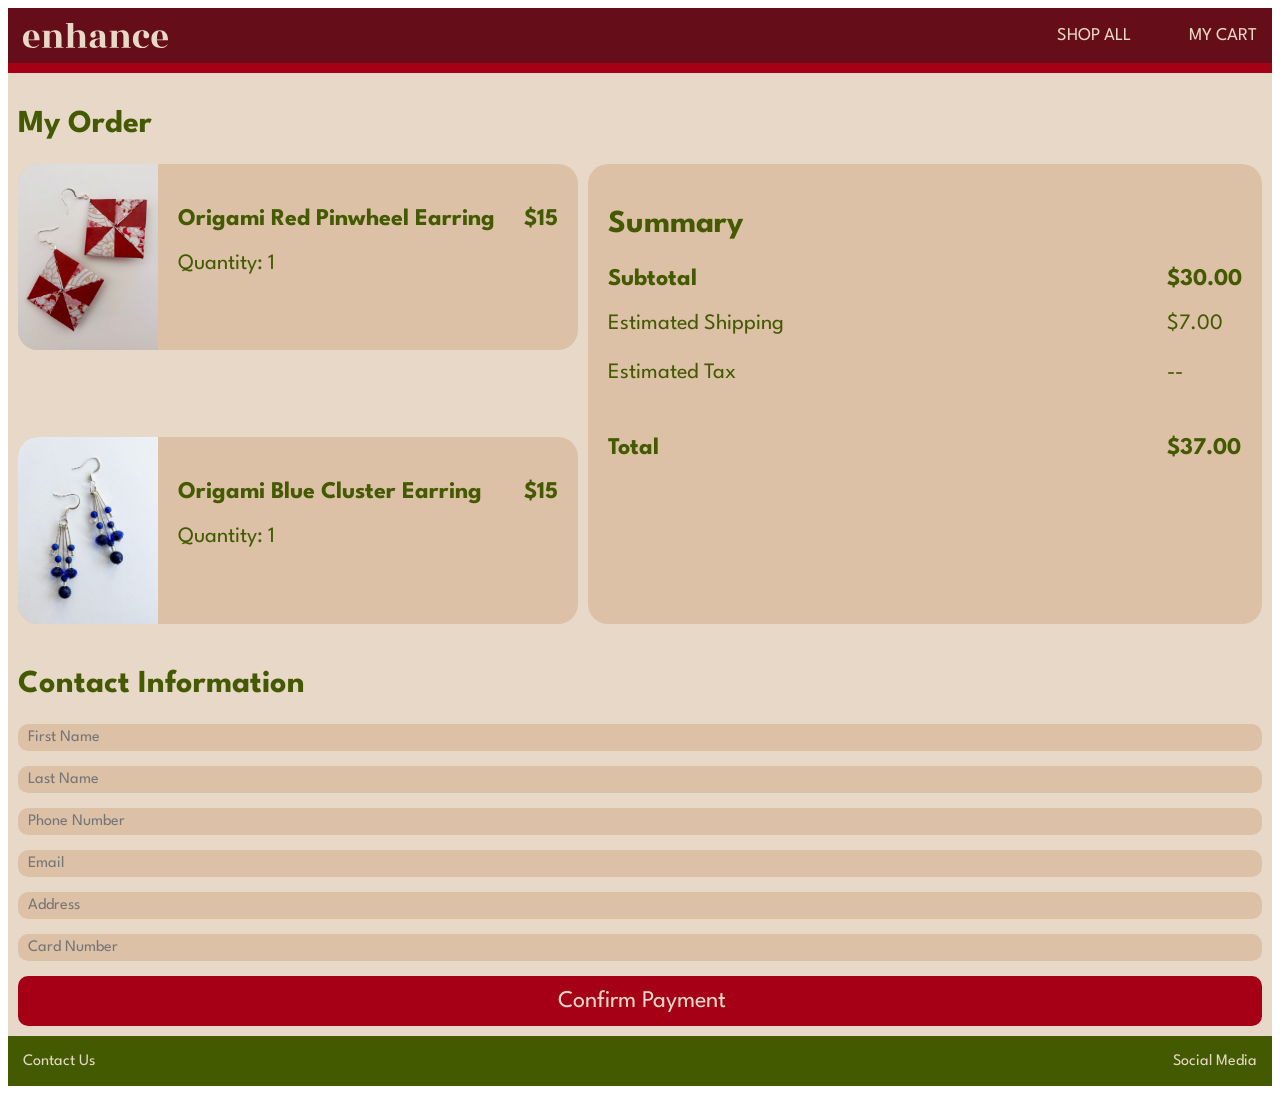
<file: project3_orderpage.html>
<!DOCTYPE html>
<html lang="en">
<head>
    <meta charset="UTF-8">
    <title>Order Page</title>
    <link rel="stylesheet" href="project3_stylesheet.css">
    <link rel="preconnect" href="https://fonts.googleapis.com">
    <link rel="preconnect" href="https://fonts.gstatic.com" crossorigin>
    <link href="https://fonts.googleapis.com/css2?family=League+Spartan:wght@100..900&display=swap" rel="stylesheet">

</head>
<body>
<section class="order-page-container">
  <header>
    <a href="index.html"><img src="project3_images/logotype.svg" alt="logotype"></a>

    <nav>
      <a href="project3_shop_all.html"> shop all</a>
      <a href="project3_orderpage.html"> my cart</a>
    </nav>
  </header>

  <section class="subhead">
    <h2>My Order</h2>
  </section>

  <section class="order-content">
    <div class="left-side-container">
      <a href="project3_productpage.html">
        <div class="product-details">
          <img src="project3_images/red_pinwheel.jpg" alt="origami red pinwheel earrings">
          <div class="text-container">
            <div class="left">
              <h3>Origami Red Pinwheel Earring</h3>
              <h4>Quantity: 1</h4>
            </div>
            <div class="right">
              <h3>$15</h3>
            </div>
          </div>
        </div>
      </a>
      <div class="product-details">
        <img src="project3_images/cluster_earring.jpg" alt="blue cluster bead earrings">
        <div class="text-container">
          <div class="left">
            <h3>Origami Blue Cluster Earring</h3>
            <h4>Quantity: 1</h4>
          </div>
          <div class="right">
            <h3>$15</h3>
          </div>
        </div>
      </div>
    </div>

    <div class="right-side-container">
      <h2>Summary</h2>
      <div class="details">
        <div class="left">
          <h3>Subtotal</h3>
          <h4>Estimated Shipping</h4>
          <h4>Estimated Tax</h4>
          <h3>Total</h3>
        </div>
        <div class="right">
          <h3>$30.00</h3>
          <h4>$7.00</h4>
          <h4>--</h4>
          <h3>$37.00</h3>
        </div>
      </div>
    </div>
  </section>

  <section class="contact-subhead">
    <h2>Contact Information</h2>
  </section>

  <form>
    <input type="text" name="firstname" placeholder="First Name" required><br/>
    <input type="text" name="lastname" placeholder="Last Name" required><br/>
    <input type="number" name="phone" placeholder="Phone Number" required><br/>
    <input type="email" name="email" placeholder="Email" required><br/>
    <input type="text" name="address" placeholder="Address" required><br/>
    <input type="number" name="details" placeholder="Card Number" required><br/>
    <input type="submit" value="Confirm Payment">
  </form>



  <footer>
    <p>Contact Us</p>
    <p>Social Media</p>
  </footer>



</body>
</html>
</file>
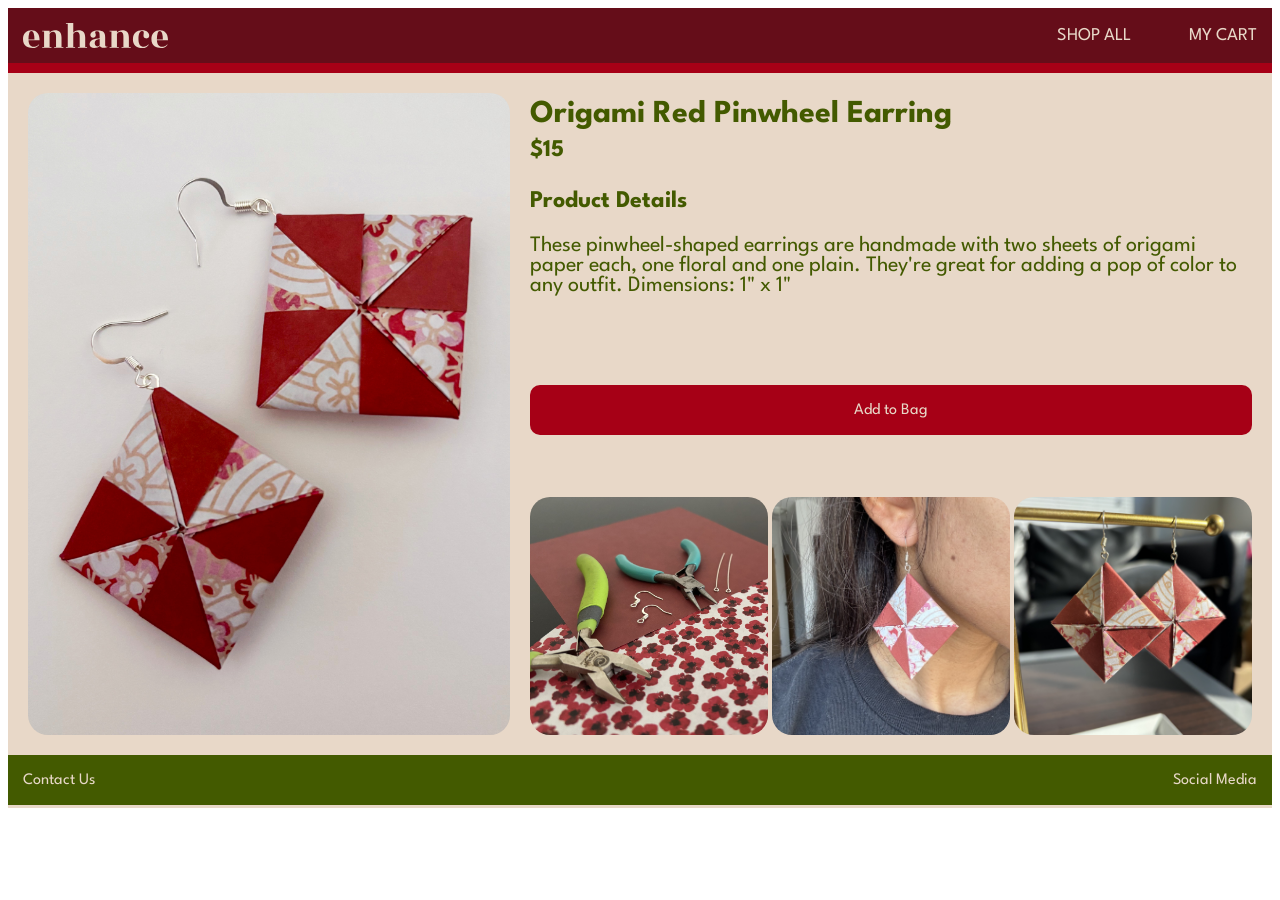
<file: project3_productpage.html>
<!DOCTYPE html>
<html lang="en">
<head>
    <meta charset="UTF-8">
    <title>Individual Product Page</title>
    <link rel="stylesheet" href="project3_stylesheet.css">
    <link rel="preconnect" href="https://fonts.googleapis.com">
    <link rel="preconnect" href="https://fonts.gstatic.com" crossorigin>
    <link href="https://fonts.googleapis.com/css2?family=League+Spartan:wght@100..900&display=swap" rel="stylesheet">

</head>
<body>

<section class="product-page-container">
    <header>
        <a href="index.html"><img src="project3_images/logotype.svg" alt="logotype"></a>

        <nav>
            <a href="project3_shop_all.html"> shop all</a>
            <a href="project3_orderpage.html"> my cart</a>
        </nav>

    </header>

    <section class="main-content">
        <div class="left">
            <img src="project3_images/red_pinwheel.jpg" alt="origami red pinwheel earring">
        </div>
        <div class="right">
            <div class="top-text">
                <h2>Origami Red Pinwheel Earring</h2>
                <h3>$15</h3>
                <h3>Product Details</h3>
                <h4>These pinwheel-shaped earrings are handmade with two sheets of origami paper each, one floral
                    and one plain. They're great for adding a pop of color to any outfit.
                    Dimensions: 1" x 1"</h4>
            </div>

            <div class="bottom-content">
                <a href=project3_orderpage.html class="button">Add to Bag</a>
                <div class="additional-images">
                    <img src="project3_images/progress_earring.jpeg" alt="earring making materials">
                    <img src="project3_images/wearing_earring.jpeg" alt="person wearing earring">
                    <img src="project3_images/hanging_earring.jpg" alt="hanging earrings">
                </div>
            </div>
        </div>
    </section>

    <footer>
        <p>Contact Us</p>
        <p>Social Media</p>
    </footer>

</section>


</body>
</html>
</file>
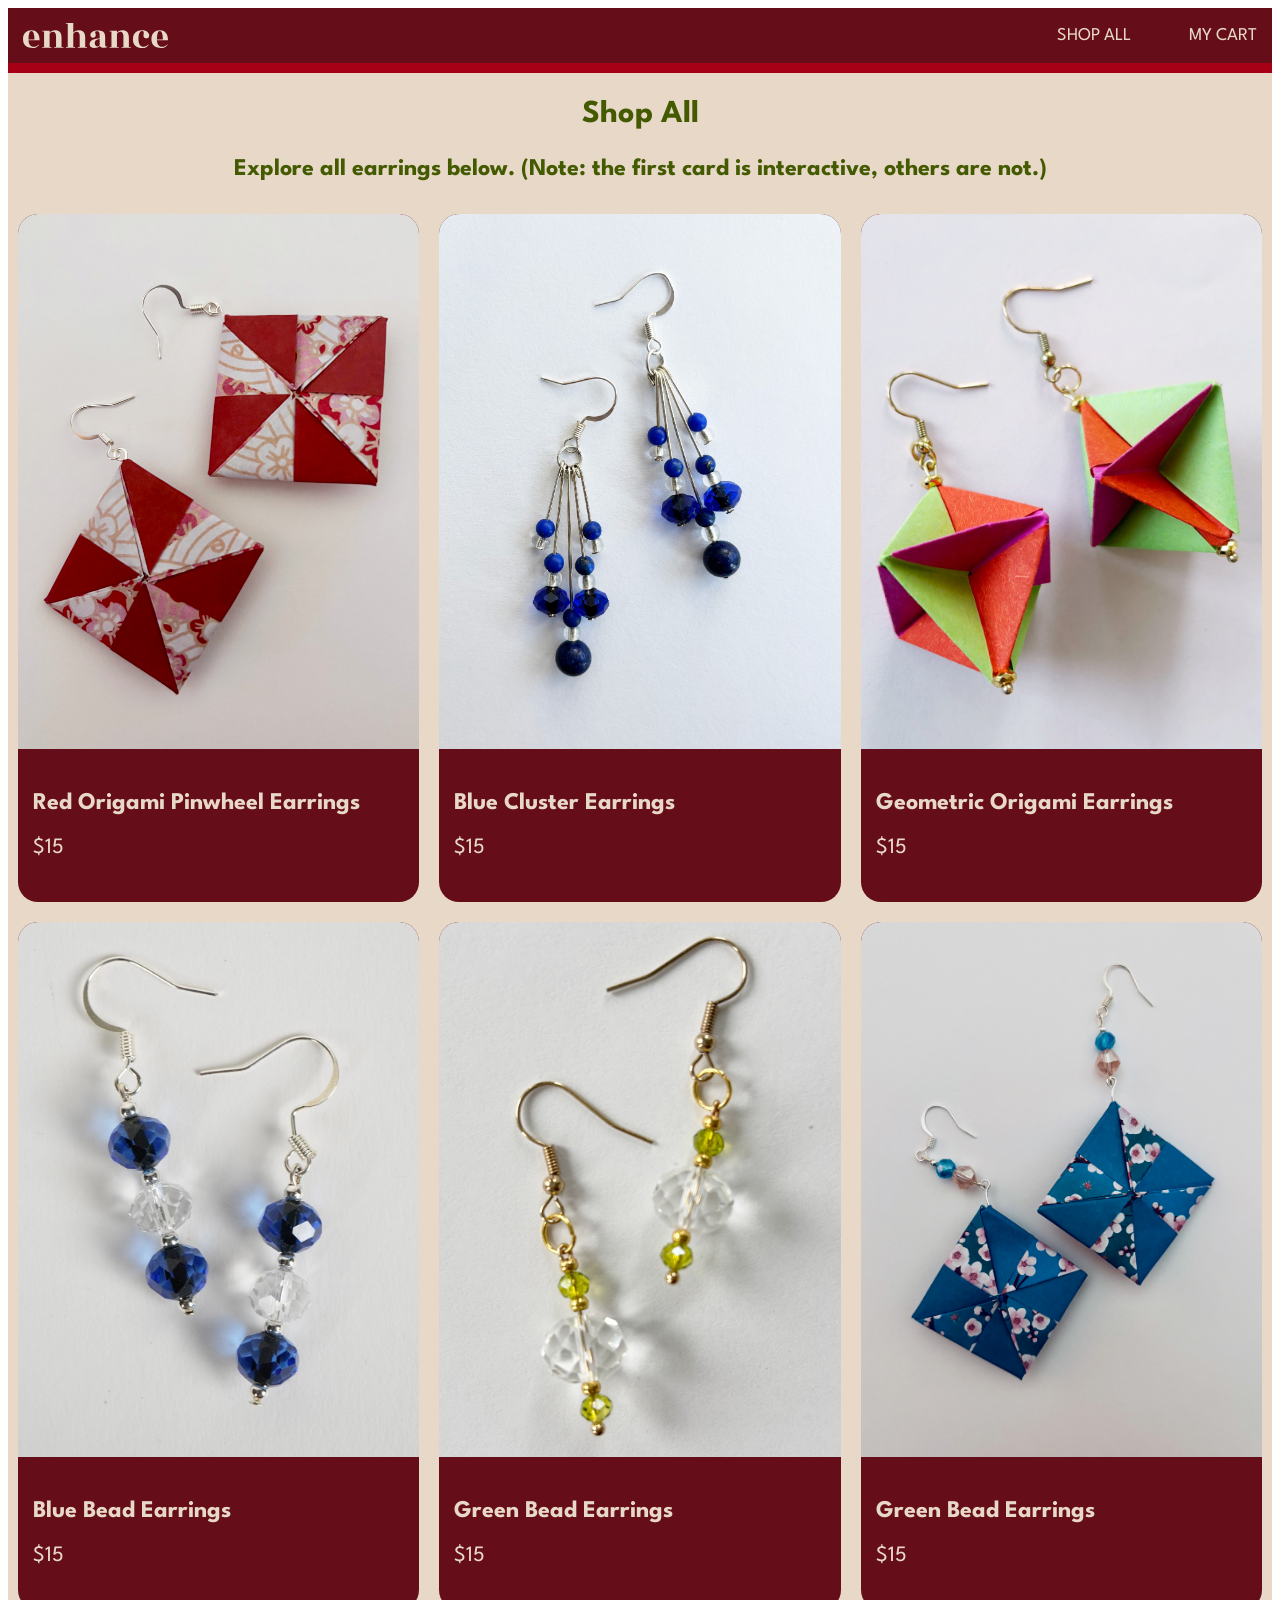
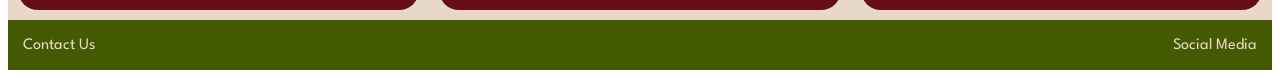
<file: project3_shop_all.html>
<!DOCTYPE html>
<html lang="en">
<head>
    <meta charset="UTF-8">
    <title>Desktop Website Shop All</title>
    <link rel="stylesheet" href="project3_stylesheet.css">
    <link rel="preconnect" href="https://fonts.googleapis.com">
    <link rel="preconnect" href="https://fonts.gstatic.com" crossorigin>
    <link href="https://fonts.googleapis.com/css2?family=League+Spartan:wght@100..900&display=swap" rel="stylesheet">

</head>
<body>
    <section class="shop-all-container">
        <header>
            <a href="index.html"><img src="project3_images/logotype.svg" alt="logotype"></a>

            <nav>
                <a href="project3_shop_all.html"> shop all</a>
                <a href="project3_orderpage.html"> my cart</a>
            </nav>

        </header>

        <section class="subhead">
            <h2>Shop All</h2>
            <h3>Explore all earrings below. (Note: the first card is interactive, others are not.)</h3>
        </section>

        <section class="main-content">
            <div class="earring-container">
                <div class="earring-card">
                    <a href="project3_productpage.html"><img src="project3_images/red_pinwheel.jpg" alt="origami red pinwheel earring">
                    <div class="text">
                        <h3>Red Origami Pinwheel Earrings</h3>
                        <h4>$15</h4>
                    </div></a>
                </div>
                <div class="earring-card">
                    <img src="project3_images/cluster_earring.jpg" alt="blue cluster earring">
                    <div class="text">
                        <h3>Blue Cluster Earrings</h3>
                        <h4>$15</h4>
                    </div>
                </div>
                <div class="earring-card">
                    <img src="project3_images/origami_top.jpg" alt="origami top earring">
                    <div class="text">
                        <h3>Geometric Origami Earrings</h3>
                        <h4>$15</h4>
                    </div>
                </div>
            </div>
            <div class="earring-container-bottom">
                <div class="earring-card">
                    <img src="project3_images/blue_white.jpg" alt="blue and white bead earring">
                    <div class="text">
                        <h3>Blue Bead Earrings</h3>
                        <h4>$15</h4>
                    </div>
                </div>
                <div class="earring-card">
                    <img src="project3_images/green_white.jpg" alt="green and white bead earring">
                    <div class="text">
                        <h3>Green Bead Earrings</h3>
                        <h4>$15</h4>
                    </div>
                </div>
                <div class="earring-card">
                    <img src="project3_images/blue_pinwheel.jpg" alt="origami blue pinwheel earring">
                    <div class="text">
                        <h3>Green Bead Earrings</h3>
                        <h4>$15</h4>
                    </div>
                </div>
            </div>

        </section>



        <footer>
            <p>Contact Us</p>
            <p>Social Media</p>
        </footer>


    </section>

</body>
</html>
</file>
<file: project3_stylesheet.css>
/*This stylesheet is for all 4 pages: homepage, shop all page, order page, and one individual product page.*/
/*Homepage content starts on row 29*/
/*Shop All content starts on row 189*/
/*Order Page content starts on row 315*/
/*Individual Product Page content starts on row 487*/

body {
    font-family: League Spartan, sans-serif;
    color: #435A00;
}

h1 {
    font-size: 48px;
    margin-bottom: 5px;
}
h2 {
    font-size: 32px;
    margin-bottom: 5px;
}
h3 {
    font-size: 24px;
}
h4 {
    font-size: 22px;
    font-weight: normal;
    margin-top: 0;
}

/*This is the homepage content. Shop All page content starts on row 189*/
section.homepage-container {
    max-width: 1920px;
    min-height: 800px;
    background-color: #e8d8c8;
    /*border: 1px solid black;*/
    margin: 0 auto;

    header {
        /*border: 1px solid black;*/
        border-bottom: #A60016 10px solid;
        background-color: #650d19;
        color: #E8D8C8;
        padding: 15px;
        display: flex;
        flex-direction: row;
        justify-content: space-between;
        a {
            img {
                display: flex;
                align-items: center;
                min-height: 25px;
                min-width: 100px;
            }
        }

        nav {
            /*border: 1px solid white;*/
            display: flex;
            justify-content: space-between;
            align-items: center;
            font-size: 18px;
            min-width: 200px;

            a {
                text-decoration: none;
                color: #e8d8c8;
                text-transform: uppercase;
            }
        }
    }

    section.intro-content {
        display: flex;
        min-height: 500px;
        /*border: 1px solid black;*/
        background-image: url('project3_images/intro_pic_expanded.jpg');
        background-repeat: no-repeat;
        background-position: center;

        .left-side-container {
            display: flex;
            flex-direction: column;
            justify-content: center;
            width: 40%;
            padding: 30px;
            /*border: 1px solid black;*/

            a {
                text-decoration: none;
                color: #435A00;
            }
        }
    }

section.explore-styles {
    display: flex;
    flex-direction: column;
    min-height: 300px;
    /*border: 1px solid black;*/
    padding: 10px;
    align-items: center;

    a {
        text-decoration: none;
        color: #435A00;
    }

    .earring-container {
        a {
            text-decoration: none;
            color: #e8d8c8;
        }
        display: flex;
        flex-direction: row;
        justify-content: space-between;
        /*border: 1px solid black;*/

        .earring-card {
            /*border: 1px solid blue;*/
            border-radius: 20px;
            margin: 10px;
            /*Note: all jewelry images were different sizes, but have a 3:4 aspect ratio.*/
            width: 25%;
            background-color: #650d19;
            color: #e8d8c8;
            max-height: 600px;

            img {
                width: 100%;
                border-radius: 20px 20px 0 0;
            }

            .text {
                padding: 15px;
            }
        }
    }
}

section.about-me-homepage {
    display: flex;
    min-height: 300px;
    /*border: 1px solid black;*/

    .left-side-container {
        display: flex;
        flex-direction: column;
        width: 20%;
        /*border: 1px solid black;*/
        padding: 20px;

    }

    .right-side-container {
        display: flex;
        width: 80%;
        /*border: 1px solid black;*/
        justify-content: space-between;

        .image-container {
            display: flex;
            width: 33%;
            object-fit: cover;

        }

        .video-content {
            width: 33%;
            max-height: 500px;
            object-fit: cover;
        }


    }
}

footer {
    display: flex;
    justify-content: space-between;
    /*border: 1px solid black;*/
    max-height: 20px;
    align-items: center;
    padding: 15px;
    background-color: #435A00;
    color: #E8D8C8;
}

}

/*This is the Shop All page content. Order page content starts on row 315*/

section.shop-all-container {
    max-width: 1920px;
    min-height: 800px;
    background-color: #e8d8c8;
    /*border: 1px solid black;*/
    margin: 0 auto;

    header {
        /*border: 1px solid black;*/
        border-bottom: #A60016 10px solid;
        background-color: #650d19;
        color: #E8D8C8;
        font-size: 32px;
        padding: 15px;
        display: flex;
        flex-direction: row;
        justify-content: space-between;
        a {
            img {
                display: flex;
                align-items: center;
                min-height: 25px;
                min-width: 100px;
            }
        }

        nav {
            /*border: 1px solid white;*/
            display: flex;
            justify-content: space-between;
            align-items: center;
            font-size: 18px;
            min-width: 200px;

            a {
                text-decoration: none;
                color: #e8d8c8;
                text-transform: uppercase;
            }
        }
    }

    section.subhead {
        display: flex;
        flex-direction: column;
        align-items: center;
    }

    section.main-content {
        display: flex;
        min-height: 500px;
        /*border: 1px solid black;*/
        flex-direction: column;
        align-items: center;

        .earring-container {
            display: flex;
            flex-direction: row;
            justify-content: space-between;
            /*border: 1px solid black;*/

            .earring-card {
                /*border: 1px solid blue;*/
                margin: 10px;
                /*Note: all jewelry images were different sizes, but have a 3:4 aspect ratio.*/
                width: 33%;
                background-color: #650d19;
                border-radius: 20px;
                color: #e8d8c8;

                a {
                    text-decoration: none;
                    color: #e8d8c8;
                }

                img {
                    width: 100%;
                    border-radius: 20px 20px 0 0;
                }
                .text {
                    padding: 15px;
                }
            }
        }

        .earring-container-bottom {
            display: flex;
            flex-direction: row;
            justify-content: space-between;
            /*border: 1px solid black;*/

            .earring-card {
                /*border: 1px solid blue;*/
                margin: 10px;
                /*Note: all jewelry images were different sizes, but have a 3:4 aspect ratio.*/
                width: 33%;
                background-color: #650d19;
                border-radius: 20px;
                color: #e8d8c8;

                img {
                    width: 100%;
                    border-radius: 20px 20px 0 0;
                }

                .text {
                    padding: 15px;
                }
            }
        }
    }

    footer {
        display: flex;
        justify-content: space-between;
        /*border: 1px solid black;*/
        max-height: 20px;
        align-items: center;
        padding: 15px;
        background-color: #435A00;
        color: #E8D8C8;
    }
}

/*This is the Order page content. Individual product page content starts on row 487*/

section.order-page-container {
    max-width: 1920px;
    min-height: 800px;
    background-color: #e8d8c8;
    /*border: 1px solid black;*/
    margin: 0 auto;

    header {
        /*border: 1px solid black;*/
        border-bottom: #A60016 10px solid;
        background-color: #650d19;
        color: #E8D8C8;
        font-size: 32px;
        padding: 15px;
        display: flex;
        flex-direction: row;
        justify-content: space-between;
        a {
            img {
                display: flex;
                align-items: center;
                min-height: 25px;
                min-width: 100px;
            }
        }

        nav {
            /*border: 1px solid white;*/
            display: flex;
            justify-content: space-between;
            align-items: center;
            font-size: 18px;
            min-width: 200px;

            a {
                text-decoration: none;
                color: #e8d8c8;
                text-transform: uppercase;
            }
        }
    }

    section.subhead {
        display: flex;
        padding: 10px;
    }

    section.order-content {
        display: flex;
        flex-direction: row;
        min-height: 300px;
        /*border: 1px solid black;*/
        padding: 10px;
        justify-content: space-between;

        .left-side-container {
            display: flex;
            flex-direction: column;
            /*border: 1px solid green;*/
            width: 45%;
            min-height: 460px;
            justify-content: space-between;

            a {
                text-decoration: none;
                color: #435A00;
            }

            .product-details {
                /*border: 1px solid red;*/
                display: flex;
                flex-direction: row;
                justify-content: space-between;
                background-color: #ddc1a7;
                border-radius: 20px;

                img {
                    width: 25%;
                    border-radius: 20px 0 0 20px;
                }

                .text-container {
                    display: flex;
                    padding: 20px;
                    width: 75%;
                    justify-content: space-between;
                    .left {
                        display: flex;
                        flex-direction: column;
                    }
                    .right {
                        display: flex;
                    }
                }
            }


        }

        .right-side-container {
            display: flex;
            flex-direction: column;
            /*border: 1px solid red;*/
            width: 51%;
            padding: 20px;
            background-color: #ddc1a7;
            border-radius: 20px;

            .details {
                display: flex;
                /*border: 1px solid blue;*/
                justify-content: space-between;
                .left {
                    display: flex;
                    flex-direction: column;
                }
                .right {
                    display: flex;
                    flex-direction: column;
                }
            }
        }
    }

    section.contact-subhead {
        display: flex;
        padding: 10px;
    }

    form {
        display: flex;
        flex-direction: column;
        min-height: 300px;
        /*border: 1px solid black;*/
        padding: 10px;

        input {
            height: 25px;
            border-radius: 10px;
            background-color: #ddc1a7;
            padding-left: 10px;
            font-family: "League Spartan", sans-serif;
            color: #435A00;
            font-size: 16px;
            border: none;
        }

        input[type="submit"] {
            height: 50px;
            border-radius: 10px;
            background-color: #A60016;
            color: #e8d8c8;
            font-size: 24px;
        }

    }


    footer {
        display: flex;
        justify-content: space-between;
        /*border: 1px solid black;*/
        max-height: 20px;
        align-items: center;
        padding: 15px;
        background-color: #435A00;
        color: #E8D8C8;
    }
}

/*This is an individual product page for the red origami pinwheel earrings.*/
section.product-page-container {
    max-width: 1920px;
    min-height: 800px;
    background-color: #e8d8c8;
    /*border: 1px solid black;*/
    margin: 0 auto;

    header {
        /*border: 1px solid black;*/
        font-size: 32px;
        border-bottom: #A60016 10px solid;
        background-color: #650d19;
        color: #E8D8C8;
        padding: 15px;
        display: flex;
        flex-direction: row;
        justify-content: space-between;

        a {
            img {
                display: flex;
                align-items: center;
                min-height: 25px;
                min-width: 100px;
            }
        }


        nav {
            /*border: 1px solid white;*/
            display: flex;
            justify-content: space-between;
            align-items: center;
            font-size: 18px;
            min-width: 200px;

            a {
                text-decoration: none;
                color: #e8d8c8;
                text-transform: uppercase;
            }
        }
    }

    section.main-content {
        display: flex;
        /*border: 1px solid black;*/
        .left {
            /*border: 1px solid blue;*/
            display: flex;
            flex-direction: column;
            width: 40%;
            padding: 20px;

            img {
                width: 100%;
                object-fit: cover;
                border-radius: 20px;
            }

        }
        .right {
            /*border: 1px solid red;*/
            display: flex;
            flex-direction: column;
            width: 60%;
            padding: 0 20px 20px 0;
            justify-content: space-between;

            .top-text {
                display: flex;
                flex-direction: column;
                justify-content: space-between;
                h3 {
                    margin-top: 5px;
                }
            }

            .bottom-content {
                display: flex;
                flex-direction: column;
                /*border: 1px solid blue;*/
                justify-content: space-between;
                min-height: 350px;

                .button {
                    display: flex;
                    justify-content: center;
                    align-items: center;
                    height: 50px;
                    width: 100%;
                    color: #e8d8c8;
                    background-color: #A60016;
                    border-radius: 10px;
                    text-align: center;
                    text-decoration: none;
                }

                .additional-images {
                    /*border: 1px solid green;*/
                    display: flex;
                    flex-direction: row;
                    justify-content: space-between;

                    img {
                        width: 33%;
                        object-fit: cover;
                        border-radius: 20px;
                    }
                }
            }

        }
    }


    footer {
        display: flex;
        justify-content: space-between;
        /*border: 1px solid black;*/
        max-height: 20px;
        align-items: center;
        padding: 15px;
        background-color: #435A00;
        color: #E8D8C8;
    }



}
</file>
